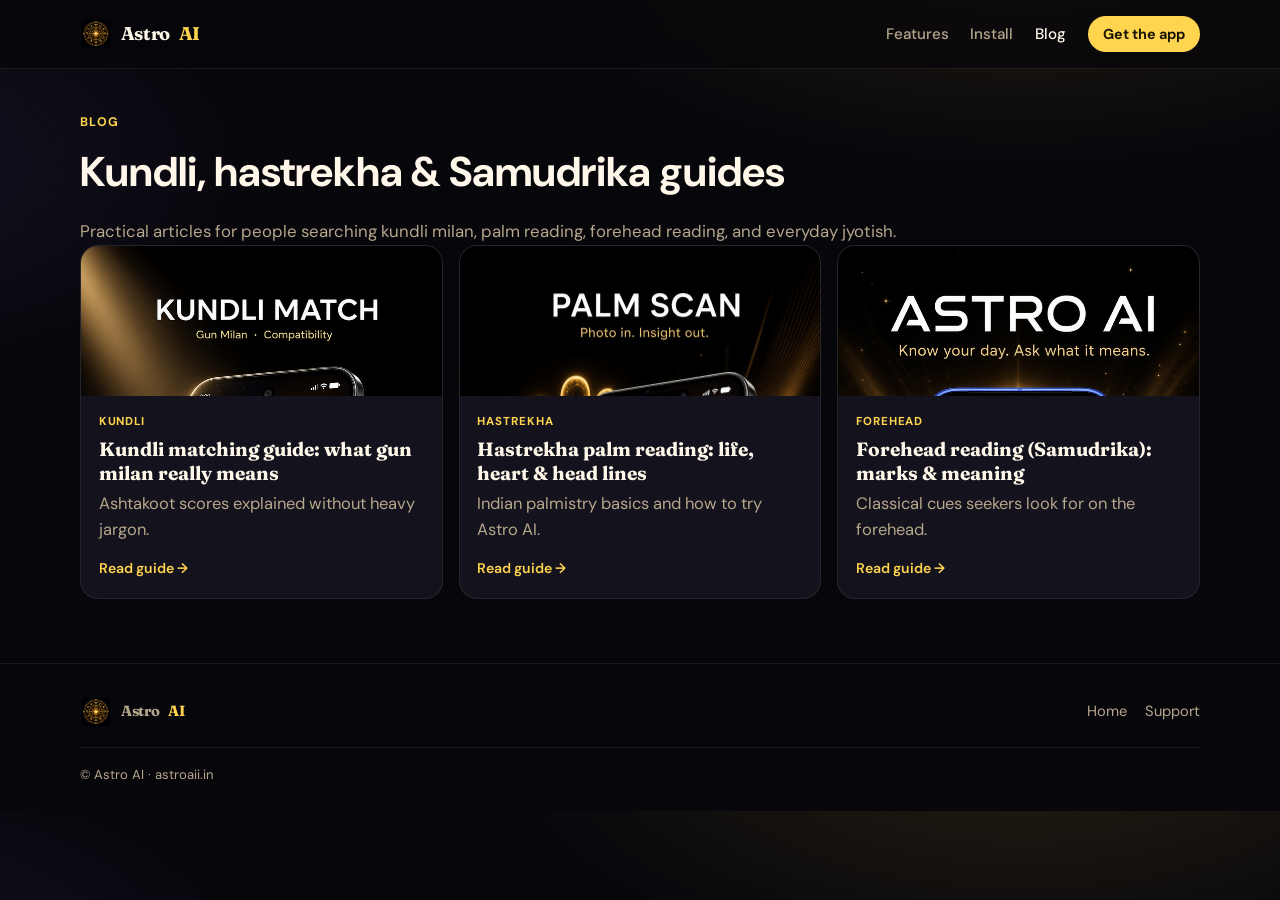
<file: blogs/index.html>
<!DOCTYPE html>
<html lang="en">
<head>
  <meta charset="utf-8" />
  <meta name="viewport" content="width=device-width, initial-scale=1" />
  <title>Astrology Blog — Kundli, Hastrekha, Palm &amp; Forehead Reading | Astro AI</title>
  <meta name="description" content="Guides on kundli matching, hastrekha palm reading, forehead Samudrika, and Indian astrology — from the Astro AI team." />
  <link rel="canonical" href="https://astroaii.in/blogs/" />
  <link rel="icon" href="../images/app-icon.png" type="image/png" />
  <meta name="theme-color" content="#07070c" />
  <link rel="preconnect" href="https://fonts.googleapis.com" />
  <link rel="preconnect" href="https://fonts.gstatic.com" crossorigin />
  <link href="https://fonts.googleapis.com/css2?family=DM+Sans:wght@400;500;700&family=Fraunces:opsz,wght@9..144,600;9..144,700&display=swap" rel="stylesheet" />
  <link rel="stylesheet" href="../css/styles.css" />
</head>
<body>
  <header class="site-nav">
    <div class="wrap inner">
      <a class="brand" href="../">
        <img src="../images/app-icon.png" width="36" height="36" alt="Astro AI logo" />
        Astro <span>AI</span>
      </a>
      <nav aria-label="Primary">
        <ul class="nav-links">
          <li><a href="../#features">Features</a></li>
          <li><a href="../#install">Install</a></li>
          <li><a href="./" aria-current="page">Blog</a></li>
          <li><a class="nav-cta" href="https://play.google.com/store/apps/details?id=com.astroai.astro_ai" rel="noopener" target="_blank">Get the app</a></li>
        </ul>
      </nav>
    </div>
  </header>

  <main class="article">
    <div class="wrap">
      <p class="section-label">Blog</p>
      <h1 style="font-family: var(--font-display); font-size: clamp(1.9rem, 5vw, 2.6rem); margin: 0 0 0.75rem;">
        Kundli, hastrekha &amp; Samudrika guides
      </h1>
      <p class="section-lead">
        Practical articles for people searching kundli milan, palm reading, forehead reading, and everyday jyotish.
      </p>
      <div class="blog-grid">
        <a class="blog-card" href="kundli-matching-guide.html">
          <div class="blog-card-img">
            <img src="../images/shot-kundli.jpg" alt="Kundli matching in Astro AI" width="640" height="400" loading="lazy" />
          </div>
          <div class="blog-card-body">
            <span class="tag">Kundli</span>
            <h3>Kundli matching guide: what gun milan really means</h3>
            <p>Ashtakoot scores explained without heavy jargon.</p>
            <span class="meta">Read guide →</span>
          </div>
        </a>
        <a class="blog-card" href="hastrekha-palm-reading.html">
          <div class="blog-card-img">
            <img src="../images/shot-palm.jpg" alt="Hastrekha palm reading in Astro AI" width="640" height="400" loading="lazy" />
          </div>
          <div class="blog-card-body">
            <span class="tag">Hastrekha</span>
            <h3>Hastrekha palm reading: life, heart &amp; head lines</h3>
            <p>Indian palmistry basics and how to try Astro AI.</p>
            <span class="meta">Read guide →</span>
          </div>
        </a>
        <a class="blog-card" href="forehead-reading-samudrika.html">
          <div class="blog-card-img">
            <img src="../images/shot-welcome.jpg" alt="Astro AI welcome" width="640" height="400" loading="lazy" />
          </div>
          <div class="blog-card-body">
            <span class="tag">Forehead</span>
            <h3>Forehead reading (Samudrika): marks &amp; meaning</h3>
            <p>Classical cues seekers look for on the forehead.</p>
            <span class="meta">Read guide →</span>
          </div>
        </a>
      </div>
    </div>
  </main>

  <footer class="site-footer">
    <div class="wrap">
      <div class="footer-grid">
        <a class="brand" href="../">
          <img src="../images/app-icon.png" width="36" height="36" alt="" />
          Astro <span>AI</span>
        </a>
        <div class="footer-links">
          <a href="../">Home</a>
          <a href="mailto:karanbankar54@gmail.com">Support</a>
        </div>
      </div>
      <p class="footer-copy">© Astro AI · astroaii.in</p>
    </div>
  </footer>
</body>
</html>
</file>
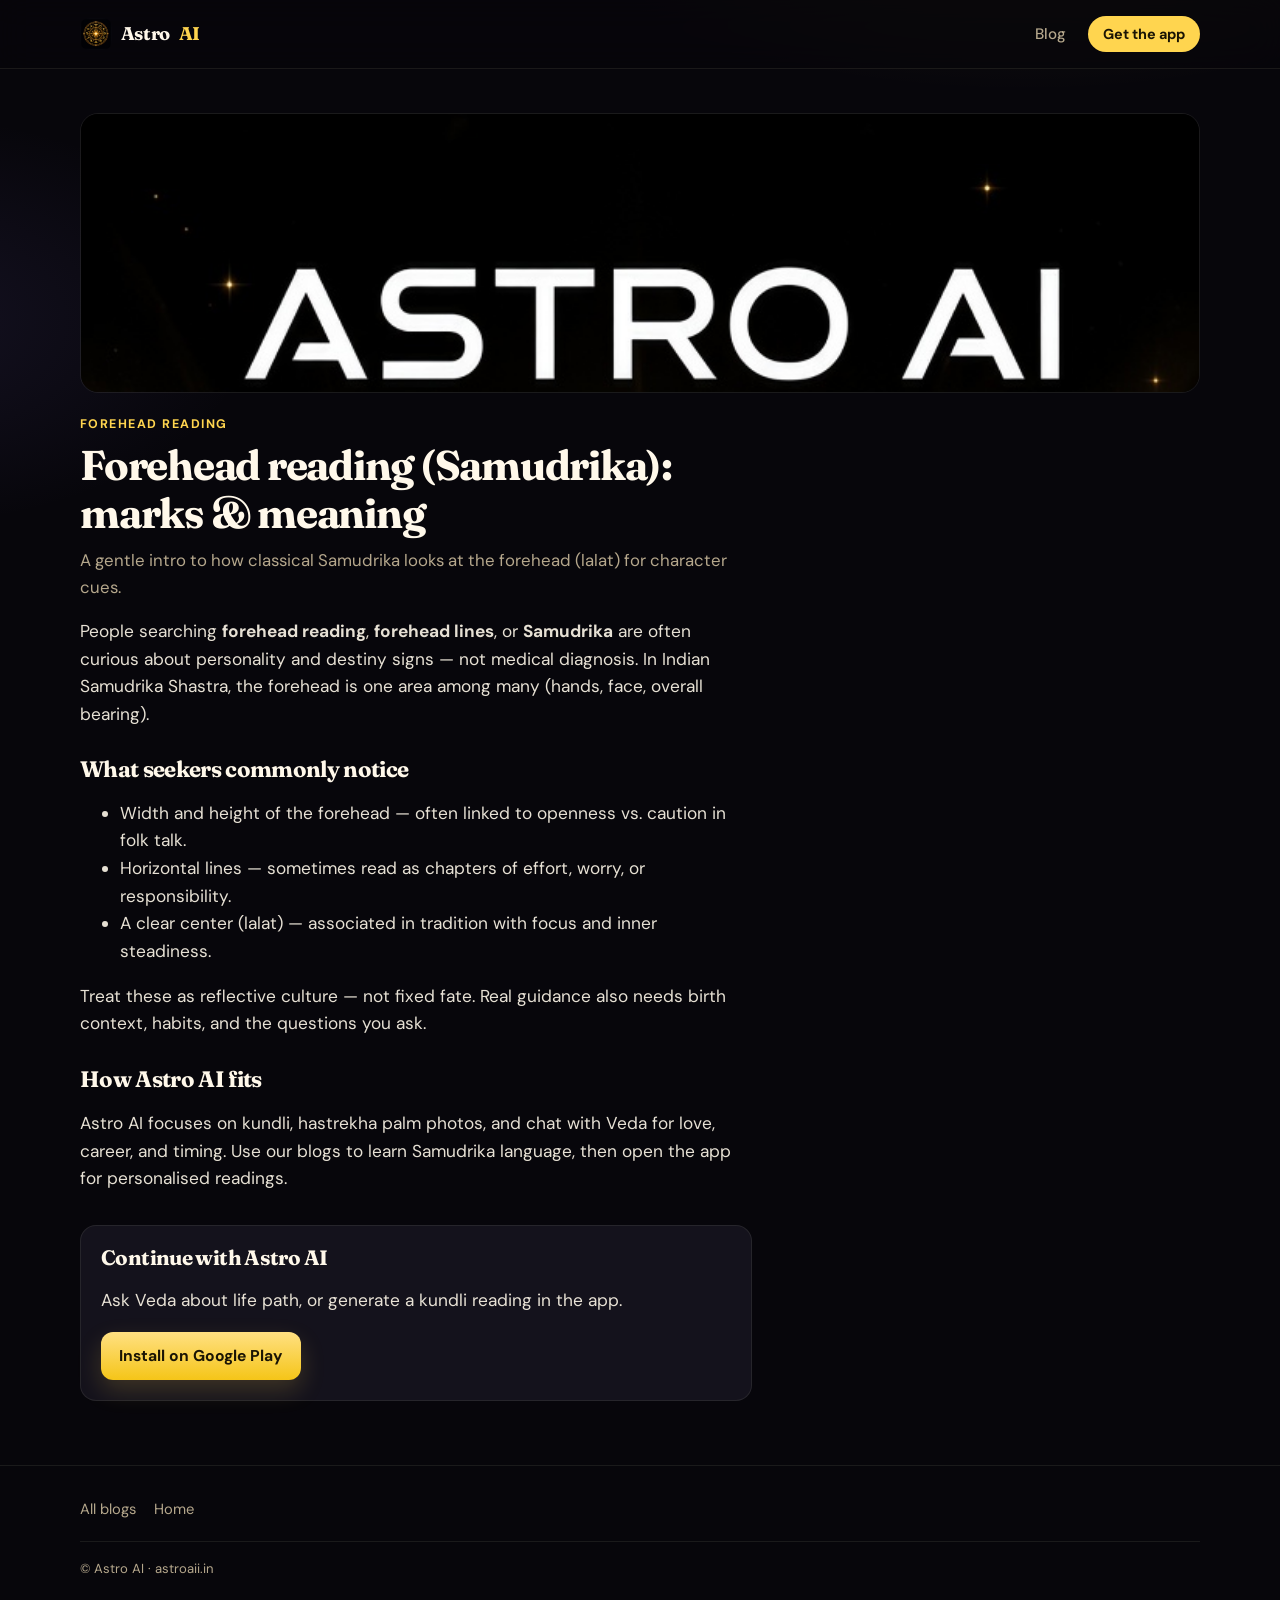
<file: blogs/forehead-reading-samudrika.html>
<!DOCTYPE html>
<html lang="en">
<head>
  <meta charset="utf-8" />
  <meta name="viewport" content="width=device-width, initial-scale=1" />
  <title>Forehead Reading (Samudrika) — Marks &amp; Meaning | Astro AI</title>
  <meta name="description" content="What forehead reading means in Samudrika Shastra — common marks seekers notice, and how Astro AI supports broader life guidance." />
  <meta name="keywords" content="forehead reading, samudrika, mukh samudrika, lalat rekha, face reading astrology" />
  <link rel="canonical" href="https://astroaii.in/blogs/forehead-reading-samudrika.html" />
  <meta name="theme-color" content="#07070c" />
  <link rel="preconnect" href="https://fonts.googleapis.com" />
  <link rel="preconnect" href="https://fonts.gstatic.com" crossorigin />
  <link href="https://fonts.googleapis.com/css2?family=DM+Sans:wght@400;500;700&family=Fraunces:opsz,wght@9..144,600;9..144,700&display=swap" rel="stylesheet" />
  <link rel="icon" href="../images/app-icon.png" type="image/png" />
  <link rel="stylesheet" href="../css/styles.css" />
  <script type="application/ld+json">
  {
    "@context": "https://schema.org",
    "@type": "Article",
    "headline": "Forehead reading (Samudrika): marks and meaning",
    "description": "Introduction to forehead reading in Indian Samudrika tradition.",
    "author": { "@type": "Organization", "name": "Astro AI" },
    "mainEntityOfPage": "https://astroaii.in/blogs/forehead-reading-samudrika.html"
  }
  </script>
</head>
<body>
  <header class="site-nav">
    <div class="wrap inner">
      <a class="brand" href="../"><img src="../images/app-icon.png" width="36" height="36" alt="Astro AI logo" /> Astro <span>AI</span></a>
      <nav>
        <ul class="nav-links">
          <li><a href="./">Blog</a></li>
          <li><a class="nav-cta" href="https://play.google.com/store/apps/details?id=com.astroai.astro_ai" rel="noopener" target="_blank">Get the app</a></li>
        </ul>
      </nav>
    </div>
  </header>

  <main class="article">
    <article class="wrap">
      <img class="article-cover" src="../images/shot-welcome.jpg" alt="Astro AI app welcome" width="1024" height="640" />
      <header class="article-header">
        <p class="section-label">Forehead reading</p>
        <h1>Forehead reading (Samudrika): marks &amp; meaning</h1>
        <p class="section-lead">A gentle intro to how classical Samudrika looks at the forehead (lalat) for character cues.</p>
      </header>
      <div class="article-body">
        <p>
          People searching <strong>forehead reading</strong>, <strong>forehead lines</strong>, or
          <strong>Samudrika</strong> are often curious about personality and destiny signs —
          not medical diagnosis. In Indian Samudrika Shastra, the forehead is one area among many
          (hands, face, overall bearing).
        </p>
        <h2>What seekers commonly notice</h2>
        <ul>
          <li>Width and height of the forehead — often linked to openness vs. caution in folk talk.</li>
          <li>Horizontal lines — sometimes read as chapters of effort, worry, or responsibility.</li>
          <li>A clear center (lalat) — associated in tradition with focus and inner steadiness.</li>
        </ul>
        <p>
          Treat these as reflective culture — not fixed fate. Real guidance also needs birth context,
          habits, and the questions you ask.
        </p>
        <h2>How Astro AI fits</h2>
        <p>
          Astro AI focuses on kundli, hastrekha palm photos, and chat with Veda for love, career,
          and timing. Use our blogs to learn Samudrika language, then open the app for personalised readings.
        </p>
        <div class="article-cta">
          <h2 style="margin-top:0;">Continue with Astro AI</h2>
          <p>Ask Veda about life path, or generate a kundli reading in the app.</p>
          <a class="btn btn-primary" href="https://play.google.com/store/apps/details?id=com.astroai.astro_ai" rel="noopener" target="_blank">Install on Google Play</a>
        </div>
      </div>
    </article>
  </main>

  <footer class="site-footer">
    <div class="wrap">
      <div class="footer-links">
        <a href="./">All blogs</a>
        <a href="../">Home</a>
      </div>
      <p class="footer-copy">© Astro AI · astroaii.in</p>
    </div>
  </footer>
</body>
</html>
</file>
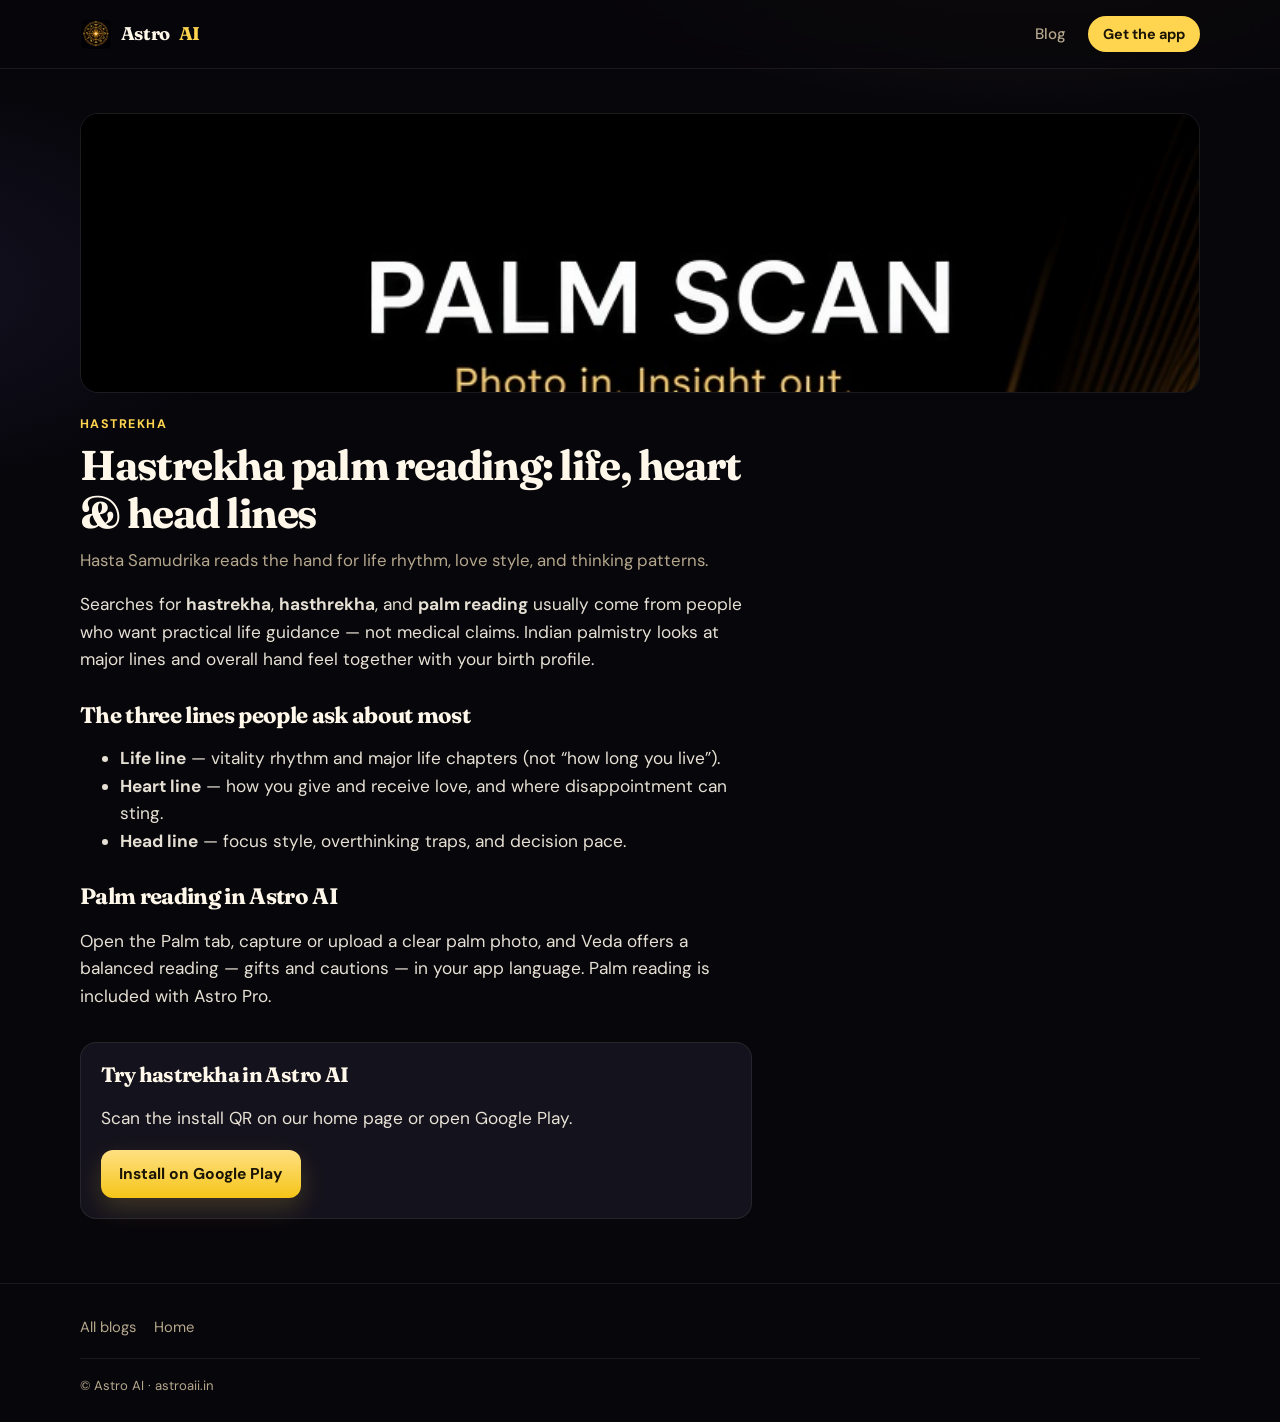
<file: blogs/hastrekha-palm-reading.html>
<!DOCTYPE html>
<html lang="en">
<head>
  <meta charset="utf-8" />
  <meta name="viewport" content="width=device-width, initial-scale=1" />
  <title>Hastrekha Palm Reading — Life, Heart &amp; Head Lines | Astro AI</title>
  <meta name="description" content="Understand hastrekha (palm reading) in simple words — life line, heart line, head line — and try palm guidance in the Astro AI app." />
  <meta name="keywords" content="hastrekha, hasthrekha, palm reading, palmistry, hasta samudrika, life line, heart line" />
  <link rel="canonical" href="https://astroaii.in/blogs/hastrekha-palm-reading.html" />
  <meta name="theme-color" content="#07070c" />
  <link rel="preconnect" href="https://fonts.googleapis.com" />
  <link rel="preconnect" href="https://fonts.gstatic.com" crossorigin />
  <link href="https://fonts.googleapis.com/css2?family=DM+Sans:wght@400;500;700&family=Fraunces:opsz,wght@9..144,600;9..144,700&display=swap" rel="stylesheet" />
  <link rel="icon" href="../images/app-icon.png" type="image/png" />
  <link rel="stylesheet" href="../css/styles.css" />
  <script type="application/ld+json">
  {
    "@context": "https://schema.org",
    "@type": "Article",
    "headline": "Hastrekha palm reading: life, heart and head lines",
    "description": "Simple guide to Indian hastrekha palm reading.",
    "author": { "@type": "Organization", "name": "Astro AI" },
    "mainEntityOfPage": "https://astroaii.in/blogs/hastrekha-palm-reading.html"
  }
  </script>
</head>
<body>
  <header class="site-nav">
    <div class="wrap inner">
      <a class="brand" href="../"><img src="../images/app-icon.png" width="36" height="36" alt="Astro AI logo" /> Astro <span>AI</span></a>
      <nav>
        <ul class="nav-links">
          <li><a href="./">Blog</a></li>
          <li><a class="nav-cta" href="https://play.google.com/store/apps/details?id=com.astroai.astro_ai" rel="noopener" target="_blank">Get the app</a></li>
        </ul>
      </nav>
    </div>
  </header>

  <main class="article">
    <article class="wrap">
      <img class="article-cover" src="../images/shot-palm.jpg" alt="Hastrekha palm reading in Astro AI" width="1024" height="640" />
      <header class="article-header">
        <p class="section-label">Hastrekha</p>
        <h1>Hastrekha palm reading: life, heart &amp; head lines</h1>
        <p class="section-lead">Hasta Samudrika reads the hand for life rhythm, love style, and thinking patterns.</p>
      </header>
      <div class="article-body">
        <p>
          Searches for <strong>hastrekha</strong>, <strong>hasthrekha</strong>, and <strong>palm reading</strong>
          usually come from people who want practical life guidance — not medical claims.
          Indian palmistry looks at major lines and overall hand feel together with your birth profile.
        </p>
        <h2>The three lines people ask about most</h2>
        <ul>
          <li><strong>Life line</strong> — vitality rhythm and major life chapters (not “how long you live”).</li>
          <li><strong>Heart line</strong> — how you give and receive love, and where disappointment can sting.</li>
          <li><strong>Head line</strong> — focus style, overthinking traps, and decision pace.</li>
        </ul>
        <h2>Palm reading in Astro AI</h2>
        <p>
          Open the Palm tab, capture or upload a clear palm photo, and Veda offers a balanced reading —
          gifts and cautions — in your app language. Palm reading is included with Astro Pro.
        </p>
        <div class="article-cta">
          <h2 style="margin-top:0;">Try hastrekha in Astro AI</h2>
          <p>Scan the install QR on our home page or open Google Play.</p>
          <a class="btn btn-primary" href="https://play.google.com/store/apps/details?id=com.astroai.astro_ai" rel="noopener" target="_blank">Install on Google Play</a>
        </div>
      </div>
    </article>
  </main>

  <footer class="site-footer">
    <div class="wrap">
      <div class="footer-links">
        <a href="./">All blogs</a>
        <a href="../">Home</a>
      </div>
      <p class="footer-copy">© Astro AI · astroaii.in</p>
    </div>
  </footer>
</body>
</html>
</file>
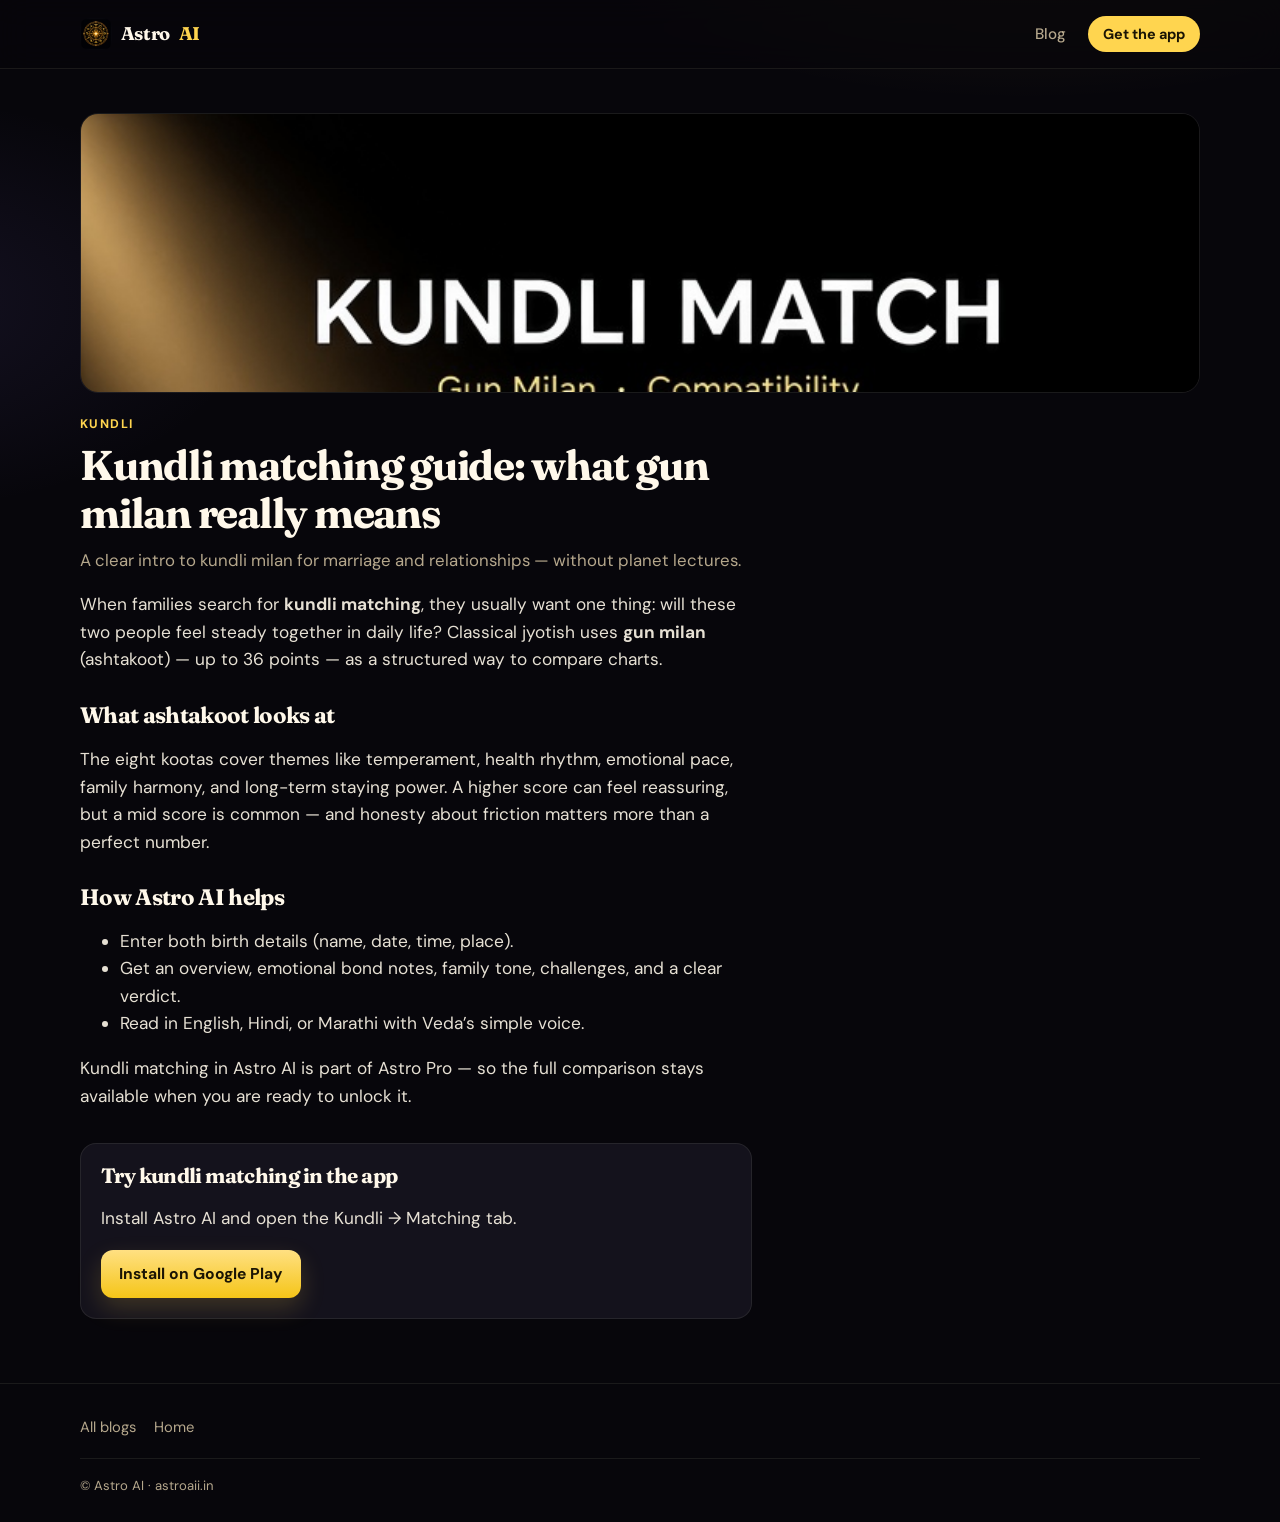
<file: blogs/kundli-matching-guide.html>
<!DOCTYPE html>
<html lang="en">
<head>
  <meta charset="utf-8" />
  <meta name="viewport" content="width=device-width, initial-scale=1" />
  <title>Kundli Matching Guide — Gun Milan &amp; Ashtakoot Explained | Astro AI</title>
  <meta name="description" content="Learn what kundli matching and gun milan (ashtakoot) mean in simple words — and how Astro AI helps you compare two birth charts." />
  <meta name="keywords" content="kundli matching, gun milan, ashtakoot, kundli milan, marriage matching, jyotish" />
  <link rel="canonical" href="https://astroaii.in/blogs/kundli-matching-guide.html" />
  <meta name="theme-color" content="#07070c" />
  <link rel="preconnect" href="https://fonts.googleapis.com" />
  <link rel="preconnect" href="https://fonts.gstatic.com" crossorigin />
  <link href="https://fonts.googleapis.com/css2?family=DM+Sans:wght@400;500;700&family=Fraunces:opsz,wght@9..144,600;9..144,700&display=swap" rel="stylesheet" />
  <link rel="icon" href="../images/app-icon.png" type="image/png" />
  <link rel="stylesheet" href="../css/styles.css" />
  <script type="application/ld+json">
  {
    "@context": "https://schema.org",
    "@type": "Article",
    "headline": "Kundli matching guide: what gun milan really means",
    "description": "Plain-language guide to kundli matching and ashtakoot gun milan.",
    "author": { "@type": "Organization", "name": "Astro AI" },
    "mainEntityOfPage": "https://astroaii.in/blogs/kundli-matching-guide.html"
  }
  </script>
</head>
<body>
  <header class="site-nav">
    <div class="wrap inner">
      <a class="brand" href="../"><img src="../images/app-icon.png" width="36" height="36" alt="Astro AI logo" /> Astro <span>AI</span></a>
      <nav>
        <ul class="nav-links">
          <li><a href="./">Blog</a></li>
          <li><a class="nav-cta" href="https://play.google.com/store/apps/details?id=com.astroai.astro_ai" rel="noopener" target="_blank">Get the app</a></li>
        </ul>
      </nav>
    </div>
  </header>

  <main class="article">
    <article class="wrap">
      <img class="article-cover" src="../images/shot-kundli.jpg" alt="Kundli matching in Astro AI" width="1024" height="640" />
      <header class="article-header">
        <p class="section-label">Kundli</p>
        <h1>Kundli matching guide: what gun milan really means</h1>
        <p class="section-lead">A clear intro to kundli milan for marriage and relationships — without planet lectures.</p>
      </header>
      <div class="article-body">
        <p>
          When families search for <strong>kundli matching</strong>, they usually want one thing:
          will these two people feel steady together in daily life? Classical jyotish uses
          <strong>gun milan</strong> (ashtakoot) — up to 36 points — as a structured way to compare charts.
        </p>
        <h2>What ashtakoot looks at</h2>
        <p>
          The eight kootas cover themes like temperament, health rhythm, emotional pace,
          family harmony, and long-term staying power. A higher score can feel reassuring,
          but a mid score is common — and honesty about friction matters more than a perfect number.
        </p>
        <h2>How Astro AI helps</h2>
        <ul>
          <li>Enter both birth details (name, date, time, place).</li>
          <li>Get an overview, emotional bond notes, family tone, challenges, and a clear verdict.</li>
          <li>Read in English, Hindi, or Marathi with Veda’s simple voice.</li>
        </ul>
        <p>
          Kundli matching in Astro AI is part of Astro Pro — so the full comparison stays available
          when you are ready to unlock it.
        </p>
        <div class="article-cta">
          <h2 style="margin-top:0;">Try kundli matching in the app</h2>
          <p>Install Astro AI and open the Kundli → Matching tab.</p>
          <a class="btn btn-primary" href="https://play.google.com/store/apps/details?id=com.astroai.astro_ai" rel="noopener" target="_blank">Install on Google Play</a>
        </div>
      </div>
    </article>
  </main>

  <footer class="site-footer">
    <div class="wrap">
      <div class="footer-links">
        <a href="./">All blogs</a>
        <a href="../">Home</a>
      </div>
      <p class="footer-copy">© Astro AI · astroaii.in</p>
    </div>
  </footer>
</body>
</html>
</file>
<file: css/styles.css>
:root {
  --bg: #07060b;
  --bg-elev: #100e16;
  --card: #14121c;
  --line: rgba(255, 246, 216, 0.08);
  --line-gold: rgba(255, 213, 79, 0.28);
  --gold: #ffd54f;
  --gold-deep: #f5c518;
  --ink: #fff8ea;
  --muted: #b5a78c;
  --soft: #ead9a2;
  --radius: 18px;
  --shadow: 0 24px 60px rgba(0, 0, 0, 0.45);
  --max: 1120px;
  --font: "DM Sans", system-ui, sans-serif;
  --display: "Fraunces", Georgia, serif;
}

* { box-sizing: border-box; }
html { scroll-behavior: smooth; }

body {
  margin: 0;
  font-family: var(--font);
  color: var(--ink);
  background:
    radial-gradient(900px 420px at 80% -10%, rgba(255, 213, 79, 0.12), transparent 60%),
    radial-gradient(700px 380px at -10% 20%, rgba(107, 90, 180, 0.14), transparent 55%),
    var(--bg);
  line-height: 1.6;
  font-size: 16.5px;
  -webkit-font-smoothing: antialiased;
}

img { max-width: 100%; display: block; }
a { color: var(--gold); }
a:hover { color: #ffe9a0; }

.wrap {
  width: min(100% - 2.5rem, var(--max));
  margin-inline: auto;
}

/* Nav */
.site-nav {
  position: sticky;
  top: 0;
  z-index: 30;
  background: rgba(7, 6, 11, 0.72);
  backdrop-filter: blur(16px);
  border-bottom: 1px solid var(--line);
}

.site-nav .inner {
  display: flex;
  align-items: center;
  justify-content: space-between;
  min-height: 68px;
  gap: 1rem;
}

.brand {
  display: inline-flex;
  align-items: center;
  gap: 0.55rem;
  color: var(--ink);
  text-decoration: none;
  font-family: var(--display);
  font-weight: 700;
  font-size: 1.15rem;
  letter-spacing: -0.02em;
}

.brand img {
  width: 32px;
  height: 32px;
  border-radius: 9px;
}

.brand span { color: var(--gold); }

.nav-links {
  display: flex;
  align-items: center;
  gap: 1.35rem;
  list-style: none;
  margin: 0;
  padding: 0;
}

.nav-links a {
  color: var(--muted);
  text-decoration: none;
  font-size: 0.95rem;
  font-weight: 500;
}

.nav-links a:hover,
.nav-links a[aria-current="page"] { color: var(--ink); }

.nav-cta {
  background: var(--gold) !important;
  color: #1a1404 !important;
  text-decoration: none !important;
  font-weight: 700 !important;
  padding: 0.55rem 0.95rem;
  border-radius: 999px;
  font-size: 0.9rem !important;
}

/* Hero */
.hero {
  padding: 4.5rem 0 3.5rem;
}

.hero-grid {
  display: grid;
  grid-template-columns: 1.15fr 0.85fr;
  gap: 3.5rem;
  align-items: center;
}

.eyebrow {
  display: inline-flex;
  align-items: center;
  gap: 0.45rem;
  margin: 0 0 1rem;
  padding: 0.28rem 0.7rem;
  border-radius: 999px;
  border: 1px solid var(--line-gold);
  background: rgba(255, 213, 79, 0.08);
  color: var(--soft);
  font-size: 0.78rem;
  font-weight: 700;
  letter-spacing: 0.08em;
  text-transform: uppercase;
}

.hero h1 {
  margin: 0 0 0.9rem;
  font-family: var(--display);
  font-size: clamp(2.6rem, 5.4vw, 4.1rem);
  line-height: 1.05;
  letter-spacing: -0.035em;
  font-weight: 700;
}

.hero h1 em {
  font-style: normal;
  color: var(--gold);
}

.hero-lead {
  margin: 0 0 1.6rem;
  max-width: 36rem;
  color: var(--muted);
  font-size: 1.12rem;
}

.seo-line {
  margin: 1.1rem 0 0;
  max-width: 36rem;
  color: rgba(181, 167, 140, 0.85);
  font-size: 0.86rem;
  line-height: 1.5;
}

.install-panel {
  display: flex;
  align-items: center;
  gap: 1rem;
  padding: 0.85rem 0.9rem;
  width: fit-content;
  max-width: 100%;
  border-radius: 20px;
  background: rgba(255, 255, 255, 0.03);
  border: 1px solid var(--line);
}

.install-actions {
  display: flex;
  flex-direction: column;
  gap: 0.55rem;
}

.play-badge {
  display: block;
  line-height: 0;
  text-decoration: none;
}

.play-badge img {
  height: 48px;
  width: auto;
}

.btn {
  display: inline-flex;
  align-items: center;
  justify-content: center;
  gap: 0.45rem;
  min-height: 48px;
  padding: 0 1.15rem;
  border-radius: 12px;
  border: 0;
  text-decoration: none;
  font-family: var(--font);
  font-weight: 700;
  font-size: 0.98rem;
}

.btn-primary {
  background: linear-gradient(180deg, #ffe082, var(--gold-deep));
  color: #1a1404;
  box-shadow: 0 10px 24px rgba(255, 213, 79, 0.18);
}

.btn-primary:hover { color: #1a1404; filter: brightness(1.04); }

.qr-block {
  display: flex;
  align-items: center;
  gap: 0.65rem;
  padding-left: 0.85rem;
  border-left: 1px solid var(--line);
}

.qr-block img {
  width: 92px;
  height: 92px;
  border-radius: 10px;
  background: #fff;
  padding: 6px;
}

.qr-block p {
  margin: 0;
  max-width: 5.2rem;
  color: var(--muted);
  font-size: 0.82rem;
  font-weight: 600;
  line-height: 1.3;
}

.hero-phone {
  justify-self: end;
  width: min(100%, 290px);
  padding: 10px;
  border-radius: 36px;
  background: linear-gradient(160deg, rgba(255, 213, 79, 0.45), rgba(255, 255, 255, 0.08));
  box-shadow: var(--shadow);
}

.hero-phone img {
  width: 100%;
  border-radius: 28px;
  background: #09080d;
}

/* Sections */
section { padding: 4.25rem 0; }

.section-head {
  max-width: 38rem;
  margin-bottom: 1.8rem;
}

.section-label {
  margin: 0 0 0.4rem;
  color: var(--gold);
  font-size: 0.78rem;
  font-weight: 700;
  letter-spacing: 0.12em;
  text-transform: uppercase;
}

h2 {
  margin: 0 0 0.5rem;
  font-family: var(--display);
  font-size: clamp(1.8rem, 3vw, 2.4rem);
  letter-spacing: -0.03em;
  line-height: 1.15;
}

.section-lead {
  margin: 0;
  color: var(--muted);
  font-size: 1.05rem;
}

/* Features */
.feature-grid {
  display: grid;
  grid-template-columns: repeat(4, 1fr);
  gap: 0.9rem;
}

.feature {
  padding: 1.25rem 1.15rem 1.3rem;
  border-radius: var(--radius);
  background: linear-gradient(180deg, rgba(255, 255, 255, 0.035), rgba(255, 255, 255, 0.015));
  border: 1px solid var(--line);
}

.feature .num {
  display: grid;
  place-items: center;
  width: 36px;
  height: 36px;
  margin-bottom: 0.9rem;
  border-radius: 10px;
  background: rgba(255, 213, 79, 0.12);
  color: var(--gold);
  font-weight: 700;
  font-size: 0.85rem;
}

.feature h3 {
  margin: 0 0 0.4rem;
  font-family: var(--display);
  font-size: 1.2rem;
}

.feature p {
  margin: 0;
  color: var(--muted);
  font-size: 0.98rem;
}

/* Preview */
.preview-section {
  padding-top: 1rem;
}

.preview-stage {
  padding: 1.4rem 1.1rem 1.2rem;
  border-radius: 28px;
  background: rgba(255, 255, 255, 0.025);
  border: 1px solid var(--line);
}

.preview-grid {
  display: grid;
  grid-template-columns: repeat(5, minmax(0, 1fr));
  gap: 0.85rem;
}

.preview-card {
  margin: 0;
  text-align: center;
}

.preview-frame {
  border-radius: 22px;
  padding: 5px;
  background: #0c0b10;
  border: 1px solid rgba(255, 213, 79, 0.22);
  box-shadow: 0 16px 30px rgba(0, 0, 0, 0.35);
  transition: transform 0.25s ease;
}

.preview-card:hover .preview-frame { transform: translateY(-8px); }

.preview-frame img {
  width: 100%;
  aspect-ratio: 9 / 18;
  object-fit: cover;
  object-position: top;
  border-radius: 17px;
}

.preview-card figcaption {
  margin-top: 0.7rem;
  font-size: 0.86rem;
  font-weight: 600;
  color: var(--soft);
}

/* Blog */
.blog-grid {
  display: grid;
  grid-template-columns: repeat(3, 1fr);
  gap: 1rem;
}

.blog-card {
  display: flex;
  flex-direction: column;
  overflow: hidden;
  border-radius: 18px;
  text-decoration: none;
  color: inherit;
  background: var(--card);
  border: 1px solid var(--line);
  transition: border-color 0.2s ease, transform 0.2s ease;
}

.blog-card:hover {
  color: inherit;
  border-color: var(--line-gold);
  transform: translateY(-3px);
}

.blog-card-img { height: 150px; overflow: hidden; }
.blog-card-img img {
  width: 100%;
  height: 100%;
  object-fit: cover;
  object-position: top;
}

.blog-card-body {
  display: flex;
  flex-direction: column;
  flex: 1;
  padding: 1.05rem 1.1rem 1.15rem;
}

.blog-card .tag,
.tag {
  color: var(--gold);
  font-size: 0.72rem;
  font-weight: 700;
  letter-spacing: 0.08em;
  text-transform: uppercase;
}

.blog-card h3 {
  margin: 0.35rem 0 0.4rem;
  font-family: var(--display);
  font-size: 1.2rem;
  line-height: 1.25;
}

.blog-card p {
  margin: 0;
  color: var(--muted);
  flex: 1;
}

.blog-card .meta {
  margin-top: 0.85rem;
  color: var(--gold);
  font-size: 0.88rem;
  font-weight: 600;
}

/* Article pages */
.article { padding: 2.75rem 0 4rem; }
.article-cover {
  width: 100%;
  max-height: 280px;
  object-fit: cover;
  object-position: top;
  border-radius: 18px;
  border: 1px solid var(--line);
  margin-bottom: 1.4rem;
}
.article-header, .article-body { max-width: 42rem; }
.article-header h1 {
  margin: 0.3rem 0 0.6rem;
  font-family: var(--display);
  font-size: clamp(1.9rem, 4vw, 2.6rem);
  letter-spacing: -0.03em;
  line-height: 1.15;
}
.article-body h2 {
  font-size: 1.4rem;
  margin-top: 1.8rem;
}
.article-body p, .article-body li {
  color: rgba(255, 248, 234, 0.9);
  font-size: 1.08rem;
}
.article-cta {
  margin-top: 2rem;
  padding: 1.25rem;
  border-radius: 16px;
  background: var(--card);
  border: 1px solid var(--line);
}
.article-cta h2 { margin-top: 0; font-size: 1.3rem; }

/* Footer */
.site-footer {
  border-top: 1px solid var(--line);
  padding: 2rem 0 1.6rem;
}

.footer-grid {
  display: flex;
  justify-content: space-between;
  gap: 1.5rem;
  flex-wrap: wrap;
}

.site-footer p,
.site-footer a {
  color: var(--muted);
  font-size: 0.92rem;
  text-decoration: none;
}

.site-footer a:hover { color: var(--gold); }

.footer-links {
  display: flex;
  flex-wrap: wrap;
  gap: 0.85rem 1.15rem;
  align-items: center;
}

.footer-copy {
  margin: 1.2rem 0 0;
  padding-top: 1rem;
  border-top: 1px solid var(--line);
  font-size: 0.82rem !important;
}

@media (max-width: 980px) {
  .hero-grid,
  .feature-grid,
  .preview-grid,
  .blog-grid { grid-template-columns: 1fr 1fr; }

  .preview-grid { grid-template-columns: repeat(3, 1fr); }
  .hero-phone { justify-self: center; }
  .hero-grid { gap: 2.2rem; }
}

@media (max-width: 720px) {
  .nav-links li:not(:last-child) { display: none; }
  .hero { padding-top: 2.4rem; }
  .hero-grid,
  .feature-grid,
  .blog-grid { grid-template-columns: 1fr; }
  .install-panel {
    flex-direction: column;
    align-items: flex-start;
    width: 100%;
  }
  .qr-block {
    padding-left: 0;
    border-left: 0;
    border-top: 1px solid var(--line);
    padding-top: 0.75rem;
    width: 100%;
  }
  .preview-grid {
    display: flex;
    overflow-x: auto;
    gap: 0.75rem;
    padding-bottom: 0.4rem;
  }
  .preview-card { flex: 0 0 150px; }
}
</file>
